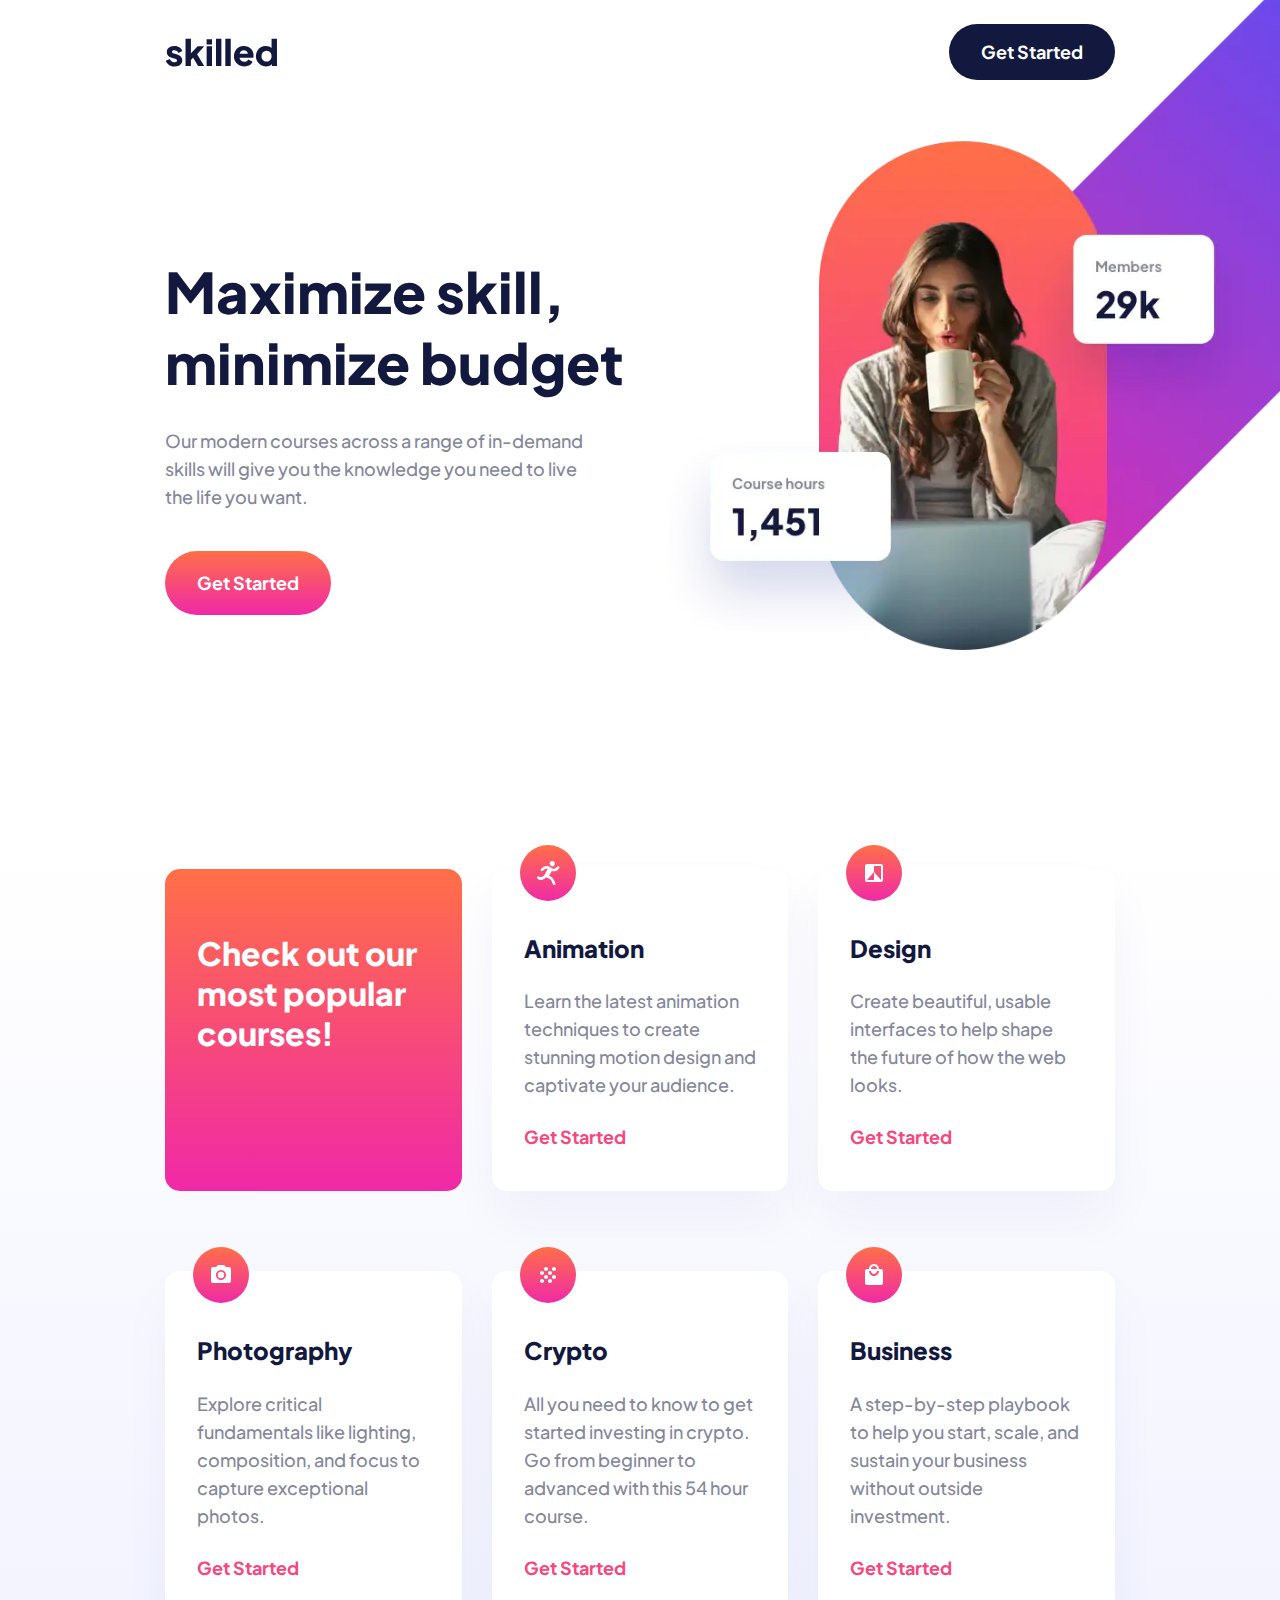
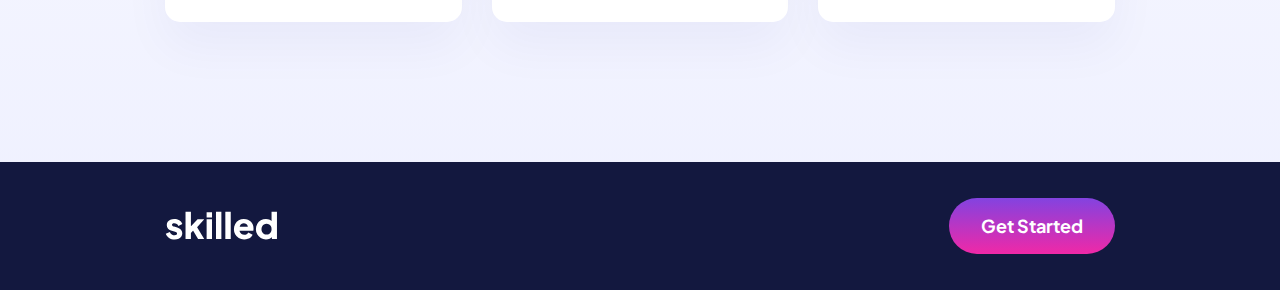
<file: index.html>
<!DOCTYPE html>
<html lang="en">

<head>
  <meta charset="utf-8">
  <meta name="viewport" content="width=device-width, initial-scale=1.0">
  <meta name="author" content="Dave Quah (@Milleus)">

  <link rel="icon" type="image/png" sizes="32x32" href="/assets/favicon-32x32.png">

  <title>Frontend Mentor | Skilled e-learning landing page</title>

  <link rel="preconnect" href="https://fonts.googleapis.com">
  <link rel="preconnect" href="https://fonts.gstatic.com" crossorigin>
  <link href="https://fonts.googleapis.com/css2?family=Plus+Jakarta+Sans:wght@500;700;800&display=swap"
    rel="stylesheet">
  <link rel="stylesheet" href="/global.css">

  <script async src="https://www.googletagmanager.com/gtag/js?id=G-5W6QZZYV2W"></script>
  <script>
    window.dataLayer = window.dataLayer || [];
    function gtag() { dataLayer.push(arguments); }
    gtag('js', new Date());

    gtag('config', 'G-5W6QZZYV2W');
  </script>
</head>

<body class="landing grid">
  <main class="grid">
    <div class="header container flex">
      <div>
        <img src="/assets/logo-dark.svg" alt="Skilled logo">
      </div>
      <button class="button" data-type="primary" data-size="normal">
        Get Started
      </button>
    </div>

    <div class="intro container grid">
      <div>
        <h1 class="text-slate-600 fs-900 fw-800">Maximize skill, minimize budget</h1>
        <p class="fs-400 fw-500">
          Our modern courses across a range of in-demand skills will give you the knowledge you need to live the life
          you want.
        </p>
        <button class="button" data-type="secondary" data-size="large">
          Get Started
        </button>
      </div>
      <picture>
        <source srcset="/assets/image-hero-desktop.webp, /assets/image-hero-desktop@2x.webp 2x" type="image/webp"
          media="(min-width: 75em)">
        <source srcset="/assets/image-hero-desktop.png, /assets/image-hero-desktop@2x.png 2x" type="image/png"
          media="(min-width: 75em)">
        <source srcset="/assets/image-hero-tablet.webp, /assets/image-hero-tablet@2x.webp 2x" type="image/webp"
          media="(min-width: 45em)">
        <source srcset="/assets/image-hero-tablet.png, /assets/image-hero-tablet@2x.png 2x" type="image/png"
          media="(min-width: 45em)">
        <source srcset="/assets/image-hero-mobile.webp, /assets/image-hero-mobile@2x.webp 2x" type="image/webp">
        <source srcset="/assets/image-hero-mobile.png, /assets/image-hero-mobile@2x.png 2x" type="image/png">
        <img src="/assets/image-hero-mobile.png" alt="29k members and 1,451 course hours">
      </picture>
    </div>

    <div class="courses">
      <div class="container grid">
        <h2 class="bg-orange-to-pink text-neutral-100 fs-700 fw-800 rounded-10 lg-rounded-15">
          Check out our most popular courses!
        </h2>
        <article class="grid" aria-labelledby="animation">
          <img src="/assets/icon-animation.svg" alt="" aria-hidden="true">
          <div class="flex bg-neutral-100 rounded-10 lg-rounded-15">
            <h3 class="text-slate-600 fs-600 fw-800" id="animation">Animation</h3>
            <p class="fs-400 fw-500">
              Learn the latest animation techniques to create stunning motion design and captivate your audience.
            </p>
            <a class="link" href="#">Get Started</a>
          </div>
        </article>
        <article class="grid" aria-labelledby="design">
          <img src="/assets/icon-design.svg" alt="" aria-hidden="true">
          <div class="flex bg-neutral-100 rounded-10 lg-rounded-15">
            <h3 class="text-slate-600 fs-600 fw-800" id="design">Design</h3>
            <p class="fs-400 fw-500">
              Create beautiful, usable interfaces to help shape the future of how the web looks.
            </p>
            <a class="link" href="#">Get Started</a>
          </div>
        </article>
        <article class="grid" aria-labelledby="photography">
          <img src="/assets/icon-photography.svg" alt="" aria-hidden="true">
          <div class="flex bg-neutral-100 rounded-10 lg-rounded-15">
            <h3 class="text-slate-600 fs-600 fw-800" id="photography">Photography</h3>
            <p class="fs-400 fw-500">
              Explore critical fundamentals like lighting, composition, and focus to capture exceptional photos.
            </p>
            <a class="link" href="#">Get Started</a>
          </div>
        </article>
        <article class="grid" aria-labelledby="crypto">
          <img src="/assets/icon-crypto.svg" alt="" aria-hidden="true">
          <div class="flex bg-neutral-100 rounded-10 lg-rounded-15">
            <h3 class="text-slate-600 fs-600 fw-800" id="crypto">Crypto</h3>
            <p class="fs-400 fw-500">
              All you need to know to get started investing in crypto. Go from beginner to advanced with this 54 hour
              course.
            </p>
            <a class="link" href="#">Get Started</a>
          </div>
        </article>
        <article class="grid" aria-labelledby="business">
          <img src="/assets/icon-business.svg" alt="" aria-hidden="true">
          <div class="flex bg-neutral-100 rounded-10 lg-rounded-15">
            <h3 class="text-slate-600 fs-600 fw-800" id="business">Business</h3>
            <p class="fs-400 fw-500">
              A step-by-step playbook to help you start, scale, and sustain your business without outside investment.
            </p>
            <a class="link" href="#">Get Started</a>
          </div>
        </article>
      </div>
    </div>
  </main>

  <footer class="footer bg-slate-600">
    <div class="container flex">
      <div>
        <img src="/assets/logo-light.svg" alt="Skilled logo">
      </div>
      <button class="button" data-type="tertiary" data-size="normal">
        Get Started
      </button>
    </div>
  </footer>
</body>

</html>
</file>
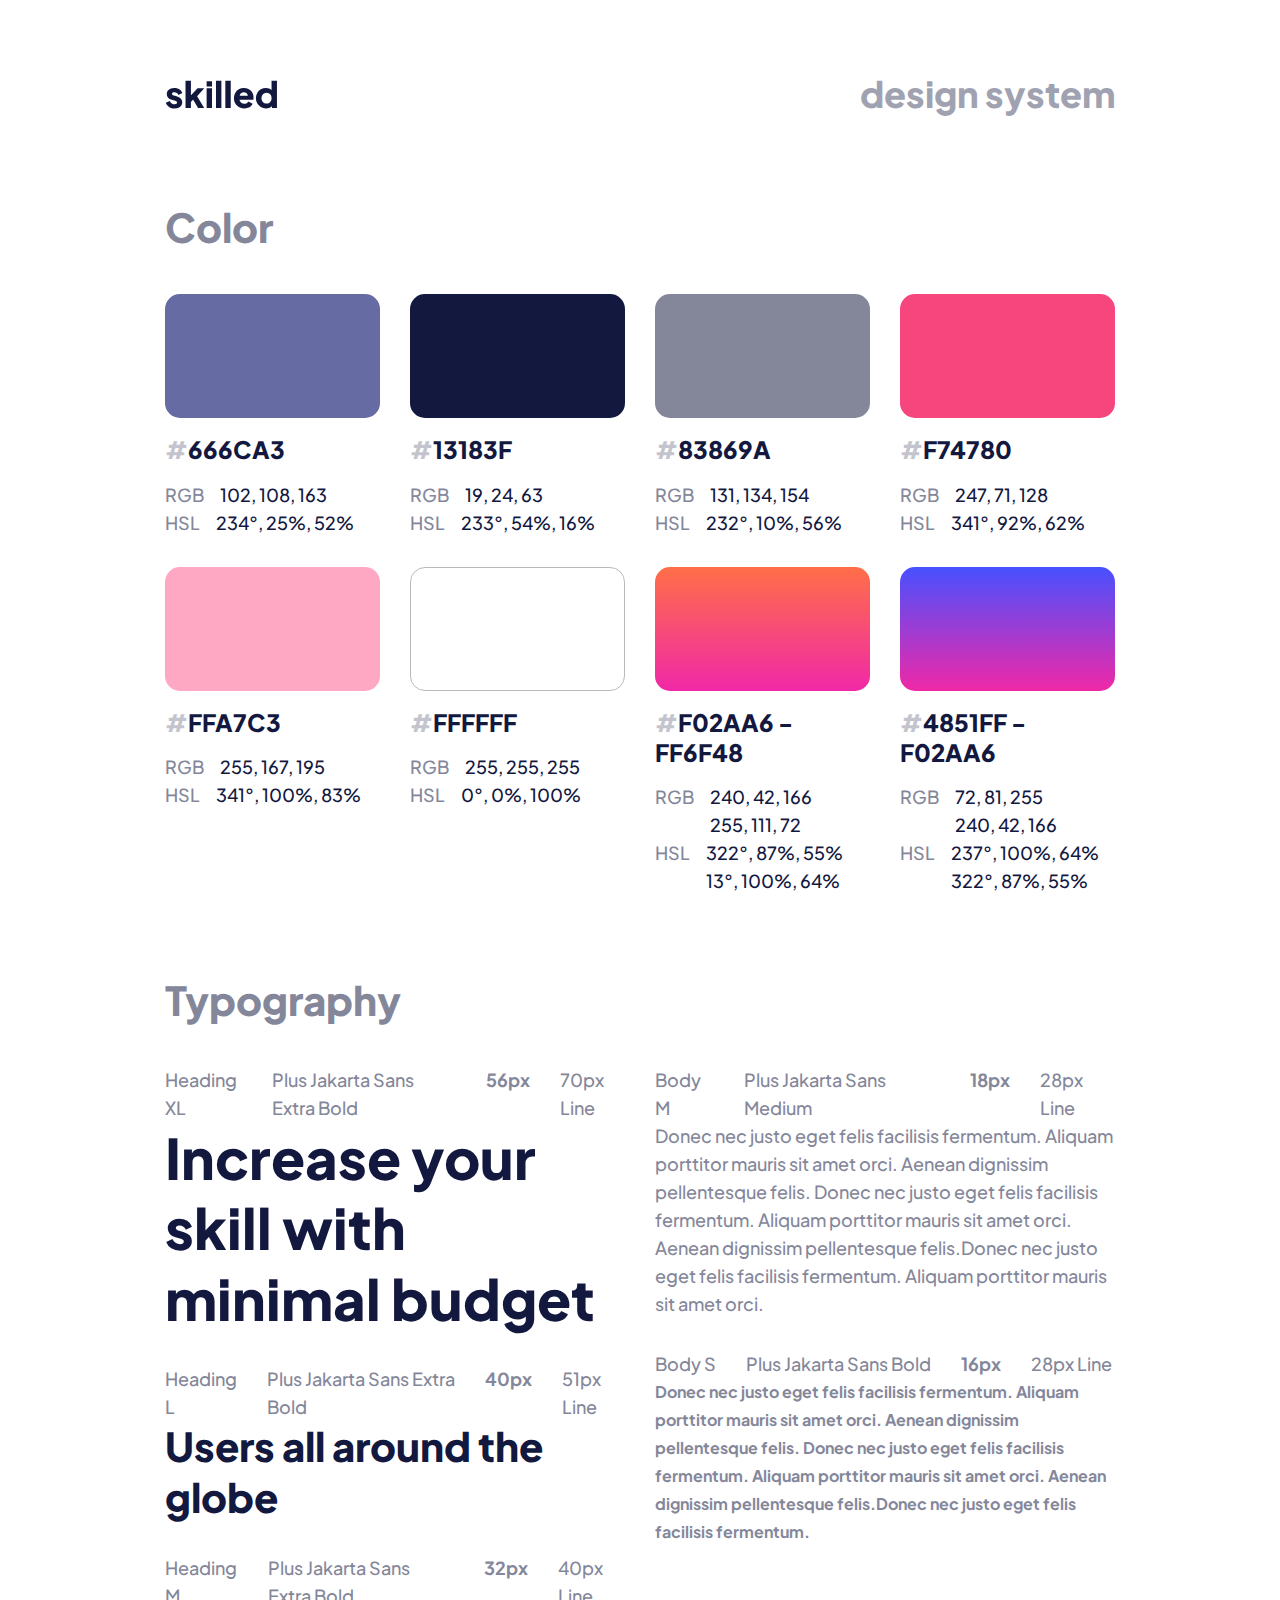
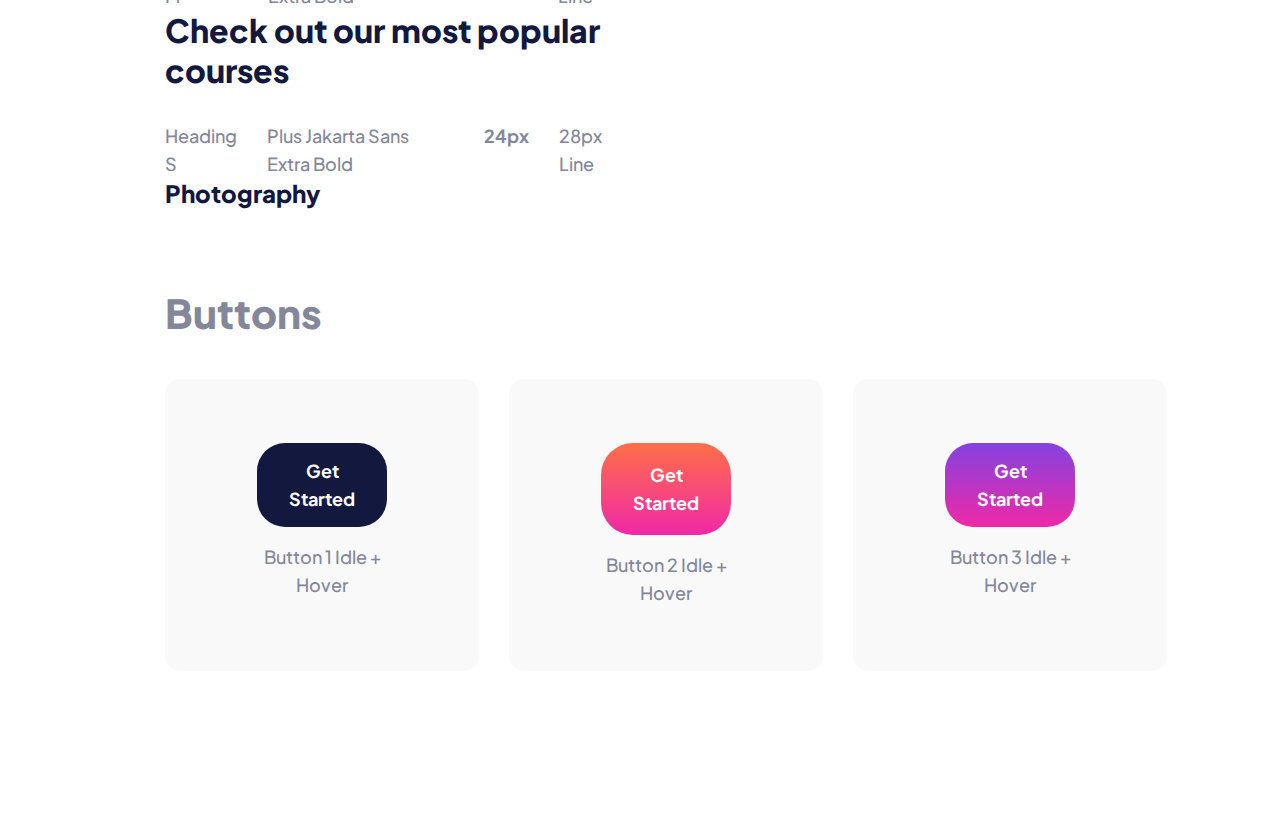
<file: design-system.html>
<!DOCTYPE html>
<html lang="en">

<head>
  <meta charset="utf-8">
  <meta name="viewport" content="width=device-width, initial-scale=1.0">
  <meta name="author" content="Dave Quah (@Milleus)">

  <link rel="icon" type="image/png" sizes="32x32" href="/assets/favicon-32x32.png">

  <title>Frontend Mentor | Skilled e-learning landing page</title>

  <link rel="preconnect" href="https://fonts.googleapis.com">
  <link rel="preconnect" href="https://fonts.gstatic.com" crossorigin>
  <link href="https://fonts.googleapis.com/css2?family=Plus+Jakarta+Sans:wght@500;700;800&display=swap"
    rel="stylesheet">
  <link rel="stylesheet" href="/global.css">
  <link rel="stylesheet" href="/design-system.css">

  <script async src="https://www.googletagmanager.com/gtag/js?id=G-5W6QZZYV2W"></script>
  <script>
    window.dataLayer = window.dataLayer || [];
    function gtag() { dataLayer.push(arguments); }
    gtag('js', new Date());

    gtag('config', 'G-5W6QZZYV2W');
  </script>
</head>

<body>
  <main class="design-system container space-y">
    <header class="flex">
      <img src="/assets/logo-dark.svg" alt="Skilled logo">
      <h1 class="text-slate-600 fw-800 opacity-40" style="font-size: 2.25rem;">design system</h1>
    </header>

    <!-- Color -->
    <section class="color" aria-labelledby="title-1">
      <h2 class="fs-800 fw-800" id="title-1">Color</h2>

      <div class="color-layout grid">
        <div class="space-y">
          <div class="color-box flex bg-slate-400 rounded-10 lg-rounded-15"></div>
          <p class="text-slate-600 fs-600 fw-800">
            <span class="opacity-25">#</span>666CA3
          </p>
          <div>
            <p class="flex">RGB<span class="text-slate-600">102, 108, 163</span></p>
            <p class="flex">HSL<span class="text-slate-600">234°, 25%, 52%</span></p>
          </div>
        </div>
        <div class="space-y">
          <div class="color-box flex bg-slate-600 rounded-10 lg-rounded-15"></div>
          <p class="text-slate-600 fs-600 fw-800">
            <span class="opacity-25">#</span>13183F
          </p>
          <div>
            <p class="flex">RGB<span class="text-slate-600">19, 24, 63</span></p>
            <p class="flex">HSL<span class="text-slate-600">233°, 54%, 16%</span></p>
          </div>
        </div>
        <div class="space-y">
          <div class="color-box flex bg-slate-200 rounded-10 lg-rounded-15"></div>
          <p class="text-slate-600 fs-600 fw-800">
            <span class="opacity-25">#</span>83869A
          </p>
          <div>
            <p class="flex">RGB<span class="text-slate-600">131, 134, 154</span></p>
            <p class="flex">HSL<span class="text-slate-600">232°, 10%, 56%</span></p>
          </div>
        </div>
        <div class="space-y">
          <div class="color-box flex bg-pink-400 rounded-10 lg-rounded-15"></div>
          <p class="text-slate-600 fs-600 fw-800">
            <span class="opacity-25">#</span>F74780
          </p>
          <div>
            <p class="flex">RGB<span class="text-slate-600">247, 71, 128</span></p>
            <p class="flex">HSL<span class="text-slate-600">341°, 92%, 62%</span></p>
          </div>
        </div>
        <div class="space-y">
          <div class="color-box flex bg-pink-200 rounded-10 lg-rounded-15"></div>
          <p class="text-slate-600 fs-600 fw-800">
            <span class="opacity-25">#</span>FFA7C3
          </p>
          <div>
            <p class="flex">RGB<span class="text-slate-600">255, 167, 195</span></p>
            <p class="flex">HSL<span class="text-slate-600">341°, 100%, 83%</span></p>
          </div>
        </div>
        <div class="space-y">
          <div class="color-box flex bg-neutral-100 rounded-10 lg-rounded-15" style="border: 1px solid #bababa;"></div>
          <p class="text-slate-600 fs-600 fw-800">
            <span class="opacity-25">#</span>FFFFFF
          </p>
          <div>
            <p class="flex">RGB<span class="text-slate-600">255, 255, 255</span></p>
            <p class="flex">HSL<span class="text-slate-600">0°, 0%, 100%</span></p>
          </div>
        </div>
        <div class="space-y">
          <div class="color-box flex bg-orange-to-pink rounded-10 lg-rounded-15"></div>
          <p class="text-slate-600 fs-600 fw-800">
            <span class="opacity-25">#</span>F02AA6 - FF6F48
          </p>
          <div>
            <p class="flex">RGB<span class="text-slate-600">240, 42, 166<br>255, 111, 72</span></p>
            <p class="flex">HSL<span class="text-slate-600">322°, 87%, 55%<br>13°, 100%, 64%</span></p>
          </div>
        </div>
        <div class="space-y">
          <div class="color-box flex bg-blue-to-pink rounded-10 lg-rounded-15"></div>
          <p class="text-slate-600 fs-600 fw-800">
            <span class="opacity-25">#</span>4851FF - F02AA6
          </p>
          <div>
            <p class="flex">RGB<span class="text-slate-600">72, 81, 255<br>240, 42, 166</span></p>
            <p class="flex">HSL<span class="text-slate-600">237°, 100%, 64%<br>322°, 87%, 55%</span></p>
          </div>
        </div>
      </div>
    </section>

    <!-- Typography -->
    <section class="typography" aria-labelledby="title-2">
      <h2 class="fs-800 fw-800" id="title-2">Typography</h2>

      <div class="typography-layout flex">
        <div class="column-left space-y">
          <div>
            <p class="flex">
              <span>Heading XL</span>
              <span>Plus Jakarta Sans Extra Bold</span>
              <span class="fw-700">56px</span>
              <span>70px Line</span>
            </p>
            <p class="text-slate-600 fs-900 fw-800">
              Increase your skill with minimal budget
            </p>
          </div>
          <div>
            <p class="flex">
              <span>Heading L</span>
              <span>Plus Jakarta Sans Extra Bold</span>
              <span class="fw-700">40px</span>
              <span>51px Line</span>
            </p>
            <p class="text-slate-600 fs-800 fw-800">
              Users all around the globe
            </p>
          </div>
          <div>
            <p class="flex">
              <span>Heading M</span>
              <span>Plus Jakarta Sans Extra Bold</span>
              <span class="fw-700">32px</span>
              <span>40px Line</span>
            </p>
            <p class="text-slate-600 fs-700 fw-800">
              Check out our most popular courses
            </p>
          </div>
          <div>
            <p class="flex">
              <span>Heading S</span>
              <span>Plus Jakarta Sans Extra Bold</span>
              <span class="fw-700">24px</span>
              <span>28px Line</span>
            </p>
            <p class="text-slate-600 fs-600 fw-800">
              Photography
            </p>
          </div>
        </div>

        <div class="column-right space-y">
          <div>
            <p class="flex">
              <span>Body M</span>
              <span>Plus Jakarta Sans Medium</span>
              <span class="fw-700">18px</span>
              <span>28px Line</span>
            </p>
            <p class="fs-400 fw-500">
              Donec nec justo eget felis facilisis fermentum. Aliquam porttitor mauris sit amet orci. Aenean dignissim
              pellentesque felis. Donec nec justo eget felis facilisis fermentum. Aliquam porttitor mauris sit amet
              orci. Aenean dignissim pellentesque felis.Donec nec justo eget felis facilisis fermentum. Aliquam
              porttitor mauris sit amet orci.
            </p>
          </div>
          <div>
            <p class="flex">
              <span>Body S</span>
              <span>Plus Jakarta Sans Bold</span>
              <span class="fw-700">16px</span>
              <span>28px Line</span>
            </p>
            <p class="fs-300 fw-700">
              Donec nec justo eget felis facilisis fermentum. Aliquam porttitor mauris sit amet orci. Aenean dignissim
              pellentesque felis. Donec nec justo eget felis facilisis fermentum. Aliquam porttitor mauris sit amet
              orci. Aenean dignissim pellentesque felis.Donec nec justo eget felis facilisis fermentum.
            </p>
          </div>
        </div>
      </div>
    </section>

    <!-- Buttons -->
    <section class="buttons" aria-labelledby="title-3">
      <h2 class="fs-800 fw-800" id="title-3">Buttons</h2>

      <div class="buttons-layout grid">
        <div class="rounded-10 lg-rounded-15">
          <button class="button" data-type="primary" data-size="normal">Get Started</button>
          <p>Button 1 Idle + Hover</p>
        </div>
        <div class="rounded-10 lg-rounded-15">
          <button class="button" data-type="secondary" data-size="large">Get Started</button>
          <p>Button 2 Idle + Hover</p>
        </div>
        <div class="rounded-10 lg-rounded-15">
          <button class="button" data-type="tertiary" data-size="normal">Get Started</button>
          <p>Button 3 Idle + Hover</p>
        </div>
      </div>
    </section>
  </main>
</body>

</html>
</file>
<file: global.css>
/* ------------------- */
/* Custom properties   */
/* ------------------- */
:root {
  --clr-slate-200: 232 10% 56%;
  --clr-slate-400: 234 25% 52%;
  --clr-slate-600: 233 54% 16%;
  --clr-pink-200: 341 100% 83%;
  --clr-pink-400: 341 92% 62%;
  --clr-pink-600: 322 87% 55%;
  --clr-orange-400: 13 100% 64%;
  --clr-blue-400: 237 100% 64%;
  --clr-blue-600: 233 92% 29%;
  --clr-neutral-100: 0 0% 100%;
  --clr-neutral-200: 234 100% 97%;

  --lg-orange-to-pink: linear-gradient(
    180deg,
    hsl(var(--clr-orange-400)) 0%,
    hsl(var(--clr-pink-600)) 100%
  );
  --lg-blue-to-pink: linear-gradient(
    180deg,
    hsl(var(--clr-blue-400)) 0%,
    hsl(var(--clr-pink-600)) 100%
  );
  --lg-neutral: linear-gradient(
    0deg,
    hsl(var(--clr-neutral-100) / 0.5),
    hsl(var(--clr-neutral-100) / 0.5)
  );

  --ff-sans: "Plus Jakarta Sans", sans-serif;

  --fs-300: 0.875rem; /* 14 */
  --fs-400: 1rem; /* 16 */
  --fs-500: 1.125rem; /* 18 */
  --fs-600: 1.25rem; /* 20 */
  --fs-700: 1.5rem; /* 24 */
  --fs-800: 2rem; /* 32 */
  --fs-900: 2.5rem; /* 40 */

  --lh-300: 2;
  --lh-400: 1.625;
  --lh-500: 1.556;
  --lh-600: 1.26;
  --lh-700: 1.333;
  --lh-800: 1.26;
  --lh-900: 1.26;

  --fw-500: 500;
  --fw-700: 700;
  --fw-800: 800;
}

@media (min-width: 75em) {
  :root {
    --fs-300: 1rem;
    --fs-400: 1.125rem;
    --fs-600: 1.5rem;
    --fs-700: 2rem;
    --fs-800: 2.5rem;
    --fs-900: 3.5rem;

    --lh-300: 1.75;
    --lh-400: 1.556;
    --lh-600: 1.26;
    --lh-700: 1.25;
    --lh-800: 1.26;
    --lh-900: 1.26;
  }
}

/* ------------------- */
/* Reset               */
/* ------------------- */

/* Box sizing rules */
*,
*::before,
*::after {
  box-sizing: border-box;
}

/* Remove default margin */
body,
h1,
h2,
h3,
h4,
p,
figure,
blockquote,
dl,
dd {
  margin: 0;
}

/* Remove list styles on ul, ol elements with a list role, which suggests default styling will be removed */
ul[role="list"],
ol[role="list"] {
  list-style: none;
}

/* Set core root defaults */
html:focus-within {
  scroll-behavior: smooth;
}

/* Set core body defaults */
body {
  min-height: 100vh;
  text-rendering: optimizeSpeed;
  line-height: var(--lh-400);
  font-family: var(--ff-sans);
  font-size: var(--fs-400);
  font-weight: var(--fw-500);
  background-color: hsl(var(--clr-neutral-100));
  color: hsl(var(--clr-slate-200));
}

/* A elements that don't have a class get default styles */
a:not([class]) {
  text-decoration-skip-ink: auto;
}

/* Make images easier to work with */
img,
picture {
  max-width: 100%;
  display: block;
}

/* Inherit fonts for inputs and buttons */
input,
button,
textarea,
select {
  font: inherit;
}

/* Remove all animations, transitions and smooth scroll for people that prefer not to see them */
@media (prefers-reduced-motion: reduce) {
  html:focus-within {
    scroll-behavior: auto;
  }

  *,
  *::before,
  *::after {
    animation-duration: 0.01ms !important;
    animation-iteration-count: 1 !important;
    transition-duration: 0.01ms !important;
    scroll-behavior: auto !important;
  }
}

/* ------------------- */
/* Composition         */
/* ------------------- */
.flex {
  display: flex;
  gap: var(--flex-gap, 1rem);
}

.grid {
  display: grid;
  gap: var(--grid-gap, 1rem);
}

.space-y > *:where(:not(:first-child)) {
  margin-top: var(--space, 1rem);
}

.container {
  margin-inline: 1rem;
}

@media (min-width: 45em) {
  .container {
    margin-inline: 2.5rem;
  }
}

@media (min-width: 75em) {
  .container {
    margin-inline: 10.3125rem;
  }
}

/* ------------------- */
/* Utility             */
/* ------------------- */
.sr-only {
  position: absolute;
  width: 1px;
  height: 1px;
  padding: 0;
  margin: -1px;
  overflow: hidden;
  clip: rect(0, 0, 0, 0);
  white-space: nowrap;
  border: 0;
}

.bg-slate-200 {
  background-color: hsl(var(--clr-slate-200));
}
.bg-slate-400 {
  background-color: hsl(var(--clr-slate-400));
}
.bg-slate-600 {
  background-color: hsl(var(--clr-slate-600));
}
.bg-pink-200 {
  background-color: hsl(var(--clr-pink-200));
}
.bg-pink-400 {
  background-color: hsl(var(--clr-pink-400));
}
.bg-neutral-100 {
  background-color: hsl(var(--clr-neutral-100));
}
.bg-orange-to-pink {
  background: var(--lg-orange-to-pink);
}
.bg-blue-to-pink {
  background: var(--lg-blue-to-pink);
}

.text-slate-200 {
  color: hsl(var(--clr-slate-200));
}
.text-slate-400 {
  color: hsl(var(--clr-slate-400));
}
.text-slate-600 {
  color: hsl(var(--clr-slate-600));
}
.text-neutral-100 {
  color: hsl(var(--clr-neutral-100));
}

.fs-300 {
  font-size: var(--fs-300);
  line-height: var(--lh-300);
}
.fs-400 {
  font-size: var(--fs-400);
  line-height: var(--lh-400);
}
.fs-500 {
  font-size: var(--fs-500);
  line-height: var(--lh-500);
}
.fs-600 {
  font-size: var(--fs-600);
  line-height: var(--lh-600);
}
.fs-700 {
  font-size: var(--fs-700);
  line-height: var(--lh-700);
}
.fs-800 {
  font-size: var(--fs-800);
  line-height: var(--lh-800);
}
.fs-900 {
  font-size: var(--fs-900);
  line-height: var(--lh-900);
}

.fw-500 {
  font-weight: var(--fw-500);
}
.fw-700 {
  font-weight: var(--fw-700);
}
.fw-800 {
  font-weight: var(--fw-800);
}

.rounded-10 {
  border-radius: 10px;
}

@media (min-width: 75em) {
  .lg-rounded-15 {
    border-radius: 15px;
  }
}

/* ------------------- */
/* Block               */
/* ------------------- */
.landing {
  --grid-gap: 0;
  grid-template-rows: auto min-content;
  min-height: 100vh;
  min-width: fit-content;
  overflow-x: hidden;
}

.landing > main {
  --grid-gap: 0;
  grid-template-rows: min-content min-content auto;
}

.header {
  margin-top: 1rem;
  justify-content: space-between;
  align-items: center;
  position: relative;
  z-index: 1;
}

.header img,
.footer img {
  max-width: 5.625rem;
}

.intro {
  --grid-gap: 2.875rem;
  margin-top: 2.375rem;
  justify-items: center;
}

.intro h1 {
  max-width: 15ch;
}

.intro p {
  max-width: 35ch;
  margin-block: 1.625rem 1.5rem;
}

.courses {
  background: linear-gradient(
    180deg,
    hsl(var(--clr-neutral-100)) 0%,
    hsl(var(--clr-neutral-200)) 100%
  );
  padding-bottom: 5rem;
}

.courses > .grid {
  --grid-gap: 1rem;
}

.courses h2 {
  padding: 1.5rem 1.75rem 2rem;
  margin-top: 1.5rem;
}

.courses article {
  position: relative;
}

.courses article > img {
  position: absolute;
  top: 0;
  left: 1.75rem;
}

.courses article > div {
  --flex-gap: 0;
  flex-direction: column;
  align-items: flex-start;
  box-shadow: 0px 25px 50px hsl(var(--clr-blue-600) / 0.044);
  padding: 3.5rem 1.75rem 2rem;
  margin-top: 1.5rem;
}

.courses article > div p {
  margin-block: 1rem 1.5rem;
}

.courses article > div a {
  margin-top: auto;
}

.footer > .flex {
  justify-content: space-between;
  align-items: center;
  padding-block: 2.25rem;
}

@media (min-width: 45em) {
  .header {
    margin-top: 1.5rem;
  }

  .intro {
    --grid-gap: 0rem;
    grid-template-columns: 1fr 1fr;
    padding-block: 6.25rem;
    margin-top: 0;
    position: relative;
  }

  .intro > div {
    justify-self: flex-start;
  }

  .intro > picture {
    position: absolute;
    top: -10rem;
    right: -21rem;
  }

  .courses {
    margin-top: 4rem;
    padding-bottom: 5.375rem;
  }

  .courses > .grid {
    --grid-gap: 2rem 0.75rem;
    grid-template-columns: repeat(2, 1fr);
  }

  .courses h2 {
    padding: 3.5rem 2rem;
  }

  .courses article > div {
    padding: 3.5rem 2rem 2rem;
  }
}

@media (min-width: 75em) {
  .header img,
  .footer img {
    max-width: 7.125rem;
  }

  .intro {
    padding-block: 11rem;
  }

  .intro p {
    max-width: 34ch;
    margin-block: 1.875rem 2.5rem;
  }

  .intro > picture {
    top: -14rem;
    right: -31rem;
  }

  .courses {
    margin-top: 3.375rem;
    padding-bottom: 8.75rem;
  }

  .courses > .grid {
    --grid-gap: 3.5rem 1.875rem;
    grid-template-columns: repeat(3, 1fr);
  }

  .courses h2 {
    padding: 4rem 2rem;
  }

  .courses article > div {
    padding: 4rem 2rem 2.5rem;
  }

  .courses article > div p {
    margin-block: 1.5rem;
  }
}

/* ------------------- */
/* Exception           */
/* ------------------- */
.button {
  display: block;
  cursor: pointer;
  background-color: transparent;
  border: 0;
  padding: 0;
  font-size: var(--fs-400);
  line-height: var(--lh-400);
  font-weight: var(--fw-700);
  text-align: center;
}

.button[data-size="normal"] {
  padding: 0.625em 1.5em;
  border-radius: 1.75em;
}

.button[data-size="large"] {
  padding: 0.9375em 2.375em;
  border-radius: 2em;
}

.button[data-type="primary"] {
  background-color: hsl(var(--clr-slate-600));
  color: hsl(var(--clr-neutral-100));
}

.button[data-type="primary"]:hover,
.button[data-type="primary"]:focus {
  background-color: hsl(var(--clr-slate-400));
}

.button[data-type="secondary"] {
  background: var(--lg-orange-to-pink);
  color: hsl(var(--clr-neutral-100));
}

.button[data-type="secondary"]:hover,
.button[data-type="secondary"]:focus {
  background: var(--lg-neutral), var(--lg-orange-to-pink);
}

.button[data-type="tertiary"] {
  background: var(--lg-blue-to-pink);
  color: hsl(var(--clr-neutral-100));
}

.button[data-type="tertiary"]:hover,
.button[data-type="tertiary"]:focus {
  background: var(--lg-neutral), var(--lg-blue-to-pink);
}

.link {
  font-size: var(--fs-500);
  line-height: var(--lh-500);
  font-weight: var(--fw-700);
  text-align: center;
  color: hsl(var(--clr-pink-400));
  text-decoration: none;
}

.link:hover,
.link:focus {
  text-decoration: underline;
}

@media (min-width: 75em) {
  .button[data-size="normal"] {
    padding: 0.778em 1.778em;
    border-radius: 1.556em;
  }

  .button[data-size="large"] {
    padding: 1em 1.778em;
    border-radius: 1.778em;
  }

  .button[data-type="tertiary"] {
    background: linear-gradient(
      180deg,
      hsl(var(--clr-blue-400)) -54.32%,
      hsl(var(--clr-pink-600)) 100%
    );
  }
}
</file>
<file: design-system.css>
.design-system {
  margin-block: 4.125rem 9rem;
}

.design-system > header {
  align-items: center;
  justify-content: space-between;
}

.opacity-25 {
  opacity: 0.25;
}
.opacity-40 {
  opacity: 0.4;
}

/* ------------------- */
/* Color               */
/* ------------------- */
.color {
  margin-top: 5rem;
}

.color-layout {
  --grid-gap: 1.875rem;
  grid-template-columns: repeat(4, 1fr);
  margin-top: 2.625rem;
}

.color-layout .color-box {
  height: 7.75rem;
}

/* ------------------- */
/* Typography          */
/* ------------------- */
.typography {
  margin-top: 5rem;
}

.typography-layout {
  --flex-gap: 1.875rem;
  margin-top: 2.5rem;
}

.typography-layout .column-left {
  --space: 2rem;
  flex-basis: 50%;
}

.typography-layout .column-right {
  --space: 2rem;
  flex-basis: 50%;
}

/* ------------------- */
/* Buttons             */
/* ------------------- */
.buttons {
  margin-top: 5rem;
}

.buttons-layout {
  --grid-gap: 1.875rem;
  grid-template-columns: repeat(3, 1fr);
  margin-top: 2.5rem;
}

.buttons-layout > div {
  background-color: hsl(var(--clr-slate-200) / 0.05);
  padding: 4rem 5.75rem;
}

.buttons-layout button {
  margin-inline: auto;
}

.buttons-layout p {
  text-align: center;
  margin-top: 1rem;
}
</file>
